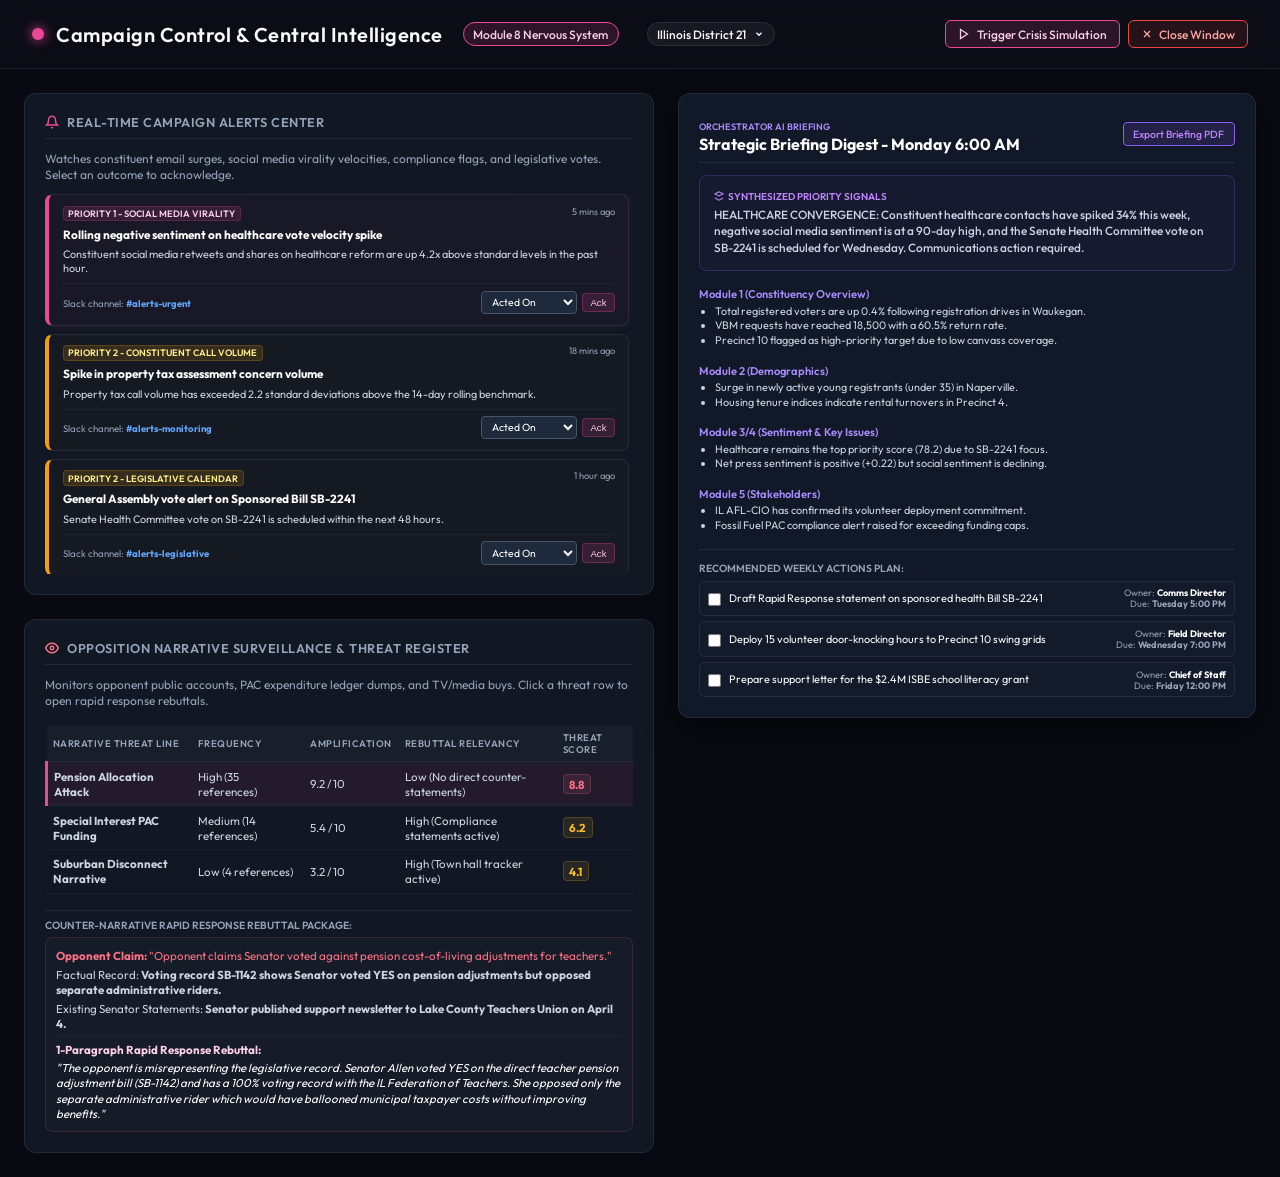
<file: intelligence.html>
<!DOCTYPE html>
<html lang="en">
<head>
  <meta charset="UTF-8">
  <meta name="viewport" content="width=device-width, initial-scale=1.0">
  <title>Campaign Control & Central Intelligence (Module 8)</title>
  <link href="https://fonts.googleapis.com/css2?family=Inter:wght@300;400;500;600;700&family=Outfit:wght@300;400;500;600;700&family=JetBrains+Mono:wght@400;500&display=swap" rel="stylesheet">
  <link rel="stylesheet" href="app.css">
  <style>
    /* Viewport scroll override to allow overall screen scrolling */
    html, body {
      margin: 0;
      padding: 0;
      width: 100vw;
      height: auto !important;
      min-height: 100vh;
      background: #0a0b12;
      overflow-y: auto !important;
      overflow-x: hidden !important;
      color: var(--text-primary);
    }
    .people-overlay {
      position: relative;
      width: 100vw;
      height: auto !important;
      min-height: 100vh;
      display: flex;
      flex-direction: column;
    }
    .people-content {
      overflow-y: visible !important;
      height: auto !important;
    }
    .people-column {
      overflow: visible !important;
      height: auto !important;
    }

    /* Real-Time Alerts Styling */
    .alert-card {
      background: rgba(15, 17, 26, 0.6);
      border: 1px solid var(--border-color);
      border-left: 4px solid #64748b;
      border-radius: 8px;
      padding: 0.65rem 0.85rem;
      margin-bottom: 0.5rem;
      display: flex;
      flex-direction: column;
      gap: 0.35rem;
      transition: all 0.2s;
      position: relative;
    }
    .alert-card.priority-1 {
      border-left-color: #ec4899;
      background: rgba(236, 72, 153, 0.03);
      box-shadow: 0 0 10px rgba(236, 72, 153, 0.1);
    }
    .alert-card.priority-2 {
      border-left-color: #f59e0b;
      background: rgba(245, 158, 11, 0.02);
    }
    .alert-card.priority-3 {
      border-left-color: #3b82f6;
    }

    .badge-priority {
      font-size: 0.58rem;
      padding: 0.08rem 0.3rem;
      border-radius: 4px;
      font-weight: 600;
      text-transform: uppercase;
      font-family: var(--font-sans);
    }
    .badge-p1 { background: rgba(236, 72, 153, 0.15); color: #fbcfe8; border: 1px solid rgba(236, 72, 153, 0.2); }
    .badge-p2 { background: rgba(245, 158, 11, 0.15); color: #fef08a; border: 1px solid rgba(245, 158, 11, 0.2); }
    .badge-p3 { background: rgba(59, 130, 246, 0.15); color: #bfdbfe; border: 1px solid rgba(59, 130, 246, 0.2); }

    /* Ack modal outcome dropdown */
    .ack-outcome-select {
      background: #1e293b;
      border: 1px solid #475569;
      color: white;
      font-size: 0.65rem;
      padding: 0.2rem 0.4rem;
      border-radius: 4px;
      outline: none;
      font-family: var(--font-sans);
    }

    /* Threat Scoring Matrix */
    .threat-table {
      width: 100%;
      border-collapse: collapse;
      font-size: 0.72rem;
      margin-top: 0.25rem;
    }
    .threat-table th {
      background: rgba(255, 255, 255, 0.03);
      color: var(--text-secondary);
      font-weight: 600;
      padding: 0.4rem;
      text-align: left;
      font-size: 0.6rem;
      text-transform: uppercase;
      letter-spacing: 0.5px;
      border-bottom: 1px solid var(--border-color);
    }
    .threat-table td {
      padding: 0.4rem;
      border-bottom: 1px solid rgba(255,255,255,0.04);
      color: #cbd5e1;
    }
    .threat-row:hover {
      background: rgba(255,255,255,0.02);
      cursor: pointer;
    }
    .threat-row.active {
      background: rgba(236, 72, 153, 0.08);
      border-left: 3px solid #ec4899;
    }

    .badge-threat-high {
      color: #fb7185;
      font-weight: 700;
      font-family: var(--font-mono);
      background: rgba(251, 113, 133, 0.1);
      padding: 0.1rem 0.35rem;
      border-radius: 4px;
      border: 1px solid rgba(251, 113, 133, 0.2);
    }
    .badge-threat-med {
      color: #fbbf24;
      font-weight: 700;
      font-family: var(--font-mono);
      background: rgba(251, 191, 36, 0.1);
      padding: 0.1rem 0.35rem;
      border-radius: 4px;
      border: 1px solid rgba(251, 191, 36, 0.2);
    }

    /* PDF Briefing Document Simulator styling */
    .briefing-paper-simulator {
      background: #111827;
      border: 1px solid var(--border-color);
      border-radius: 12px;
      padding: 1.25rem;
      box-shadow: 0 10px 30px rgba(0, 0, 0, 0.5);
    }
    .orchestrator-highlights {
      background: rgba(139, 92, 246, 0.04);
      border: 1px solid rgba(139, 92, 246, 0.25);
      border-radius: 8px;
      padding: 0.85rem;
      margin-bottom: 1rem;
    }

  </style>
</head>
<body>

  <div class="people-overlay">
    <!-- Header Controls -->
    <header class="people-header">
      <div class="logo-container">
        <div class="logo-glow" style="background: #ec4899; box-shadow: 0 0 12px #ec4899;"></div>
        <h1 style="font-size: 1.25rem;">Campaign Control & Central Intelligence</h1>
        <span class="district-badge" style="background: rgba(236, 72, 153, 0.15); border-color: #ec4899; color: #fbcfe8; margin-left: 0.5rem;">Module 8 Nervous System</span>
        
        <!-- Regional Dropdown Selector -->
        <div class="district-dropdown-container" style="margin-left: 1rem;">
          <button class="district-badge dropdown-trigger" id="people-district-btn" style="background: rgba(255, 255, 255, 0.05); border: 1px solid var(--border-color); color: var(--text-primary); cursor: pointer; display: flex; align-items: center; gap: 0.25rem;">
            Illinois District 21 
            <svg width="10" height="10" viewBox="0 0 24 24" fill="none" stroke="currentColor" stroke-width="3" style="margin-left: 4px; vertical-align: middle;"><polyline points="6 9 12 15 18 9"></polyline></svg>
          </button>
          <div class="dropdown-menu" id="people-district-dropdown-menu" style="background: rgba(15, 17, 26, 0.95); backdrop-filter: blur(12px); border: 1px solid var(--border-color); z-index: 2500;">
            <div class="dropdown-header">Select State / Region</div>
            <a href="#" class="people-dropdown-item" data-value="state-il">Illinois (Statewide)</a>
            <div class="dropdown-header">Select Senatorial District</div>
            <a href="#" class="people-dropdown-item active" data-value="sd-21">Illinois District 21</a>
            <a href="#" class="people-dropdown-item" data-value="sd-22">Illinois District 22</a>
          </div>
        </div>
      </div>

      <div style="display: flex; gap: 0.5rem;">
        <button class="action-btn" id="btn-trigger-crisis" style="display: flex; align-items: center; gap: 0.4rem; font-size: 0.75rem; padding: 0.35rem 0.75rem; background: rgba(236, 72, 153, 0.15); border: 1px solid #ec4899; color: #fbcfe8; cursor: pointer; border-radius: 6px; font-weight: 500; font-family: var(--font-sans); transition: var(--transition-smooth);">
          <svg width="12" height="12" viewBox="0 0 24 24" fill="none" stroke="currentColor" stroke-width="2.5"><polygon points="5 3 19 12 5 21 5 3"></polygon></svg>
          Trigger Crisis Simulation
        </button>
        <button class="action-btn" id="btn-close-intelligence" style="display: flex; align-items: center; gap: 0.4rem; font-size: 0.75rem; padding: 0.35rem 0.75rem; background: rgba(239, 68, 68, 0.12); border: 1px solid var(--color-danger); color: #fca5a5; cursor: pointer; border-radius: 6px; font-weight: 500; font-family: var(--font-sans); transition: var(--transition-smooth);">
          <svg width="12" height="12" viewBox="0 0 24 24" fill="none" stroke="currentColor" stroke-width="2.5" style="vertical-align: middle;"><line x1="18" y1="6" x2="6" y2="18"></line><line x1="6" y1="6" x2="18" y2="18"></line></svg>
          Close Window
        </button>
      </div>
    </header>

    <div class="people-content">
      <!-- Left Column: Alerts & Opposition Watch -->
      <div class="people-column">
        
        <!-- Real-Time Alerts Center -->
        <div class="people-panel-card">
          <div class="people-card-header">
            <svg width="14" height="14" viewBox="0 0 24 24" fill="none" stroke="currentColor" stroke-width="2.5" style="color: #ec4899;"><path d="M18 8A6 6 0 0 0 6 8c0 7-3 9-3 9h18s-3-2-3-9"></path><path d="M13.73 21a2 2 0 0 1-3.46 0"></path></svg>
            <span>Real-Time Campaign Alerts center</span>
          </div>
          <p class="people-card-desc">Watches constituent email surges, social media virality velocities, compliance flags, and legislative votes. Select an outcome to acknowledge.</p>
          
          <div style="max-height: 380px; overflow-y: auto; padding-right: 0.25rem;" id="alerts-container-list">
            <!-- Dynamically populated alert cards -->
          </div>
        </div>

        <!-- Opposition & Competitor Watch -->
        <div class="people-panel-card">
          <div class="people-card-header">
            <svg width="14" height="14" viewBox="0 0 24 24" fill="none" stroke="currentColor" stroke-width="2.5" style="color: #fb7185;"><path d="M1 12s4-8 11-8 11 8 11 8-4 8-11 8-11-8-11-8z"></path><circle cx="12" cy="12" r="3"></circle></svg>
            <span>Opposition Narrative Surveillance & Threat Register</span>
          </div>
          <p class="people-card-desc">Monitors opponent public accounts, PAC expenditure ledger dumps, and TV/media buys. Click a threat row to open rapid response rebuttals.</p>
          
          <div class="table-container">
            <table class="threat-table">
              <thead>
                <tr>
                  <th>Narrative Threat line</th>
                  <th>Frequency</th>
                  <th>Amplification</th>
                  <th>Rebuttal Relevancy</th>
                  <th>Threat Score</th>
                </tr>
              </thead>
              <tbody id="threat-table-body">
                <!-- Dynamically populated threat lines -->
              </tbody>
            </table>
          </div>

          <!-- Rapid Response Playbook Box -->
          <div style="border-top: 1px solid var(--border-color); padding-top: 0.5rem; margin-top: 0.25rem;">
            <div style="font-size: 0.65rem; color: var(--text-secondary); font-weight: 600; text-transform: uppercase; margin-bottom: 0.35rem;">Counter-Narrative Rapid Response Rebuttal Package:</div>
            <div id="rebuttal-package-container">
              <!-- Dynamically populated rapid response playbook values -->
            </div>
          </div>
        </div>

      </div>

      <!-- Right Column: Weekly Strategic Briefing Report -->
      <div class="people-column">
        
        <!-- Weekly Briefing Paper Simulator -->
        <div class="briefing-paper-simulator">
          <div style="display: flex; justify-content: space-between; align-items: center; border-bottom: 1px solid rgba(255,255,255,0.08); padding-bottom: 0.5rem; margin-bottom: 0.75rem;">
            <div>
              <span style="font-size: 0.58rem; color: #a78bfa; font-weight: 600; text-transform: uppercase;">Orchestrator AI Briefing</span>
              <h2 style="margin: 0; font-size: 1rem; font-weight: 700; color: white;">Strategic Briefing Digest - Monday 6:00 AM</h2>
            </div>
            <button id="btn-export-pdf" style="background: rgba(139, 92, 246, 0.15); border: 1px solid #8b5cf6; color: #c084fc; font-size: 0.65rem; font-weight: 500; font-family: var(--font-sans); padding: 0.3rem 0.6rem; border-radius: 4px; cursor: pointer; transition: all 0.2s;">Export Briefing PDF</button>
          </div>

          <!-- Orchestrator synthesized Priority Signals -->
          <div class="orchestrator-highlights">
            <div style="font-size: 0.62rem; color: #c084fc; text-transform: uppercase; font-weight: 600; margin-bottom: 0.25rem; display: flex; align-items: center; gap: 0.25rem;">
              <svg width="10" height="10" viewBox="0 0 24 24" fill="none" stroke="currentColor" stroke-width="2.5"><polygon points="12 2 2 7 12 12 22 7 12 2"></polygon><polyline points="2 17 12 22 22 17"></polyline></svg>
              Synthesized Priority Signals
            </div>
            <p id="brief-priority-signals" style="font-size: 0.74rem; line-height: 1.4; color: #cbd5e1; margin: 0; font-weight: 500;">
              <!-- Dynamically populated -->
            </p>
          </div>

          <!-- Module summaries -->
          <div style="display: flex; flex-direction: column; gap: 0.5rem; max-height: 250px; overflow-y: auto; padding-right: 0.25rem;" id="briefing-module-summaries">
            <!-- Dynamically populated stage summaries -->
          </div>

          <!-- Action Plan Checklist -->
          <div style="border-top: 1px solid rgba(255,255,255,0.08); padding-top: 0.75rem; margin-top: 0.75rem;">
            <div style="font-size: 0.65rem; color: var(--text-secondary); font-weight: 600; text-transform: uppercase; margin-bottom: 0.35rem;">Recommended Weekly Actions Plan:</div>
            <div id="briefing-action-plan" style="display: flex; flex-direction: column; gap: 0.35rem;">
              <!-- Dynamically populated task checkpoints -->
            </div>
          </div>
        </div>

      </div>
    </div>
  </div>

  <!-- PDF Briefing Printable Popup Modal (White Background) -->
  <div id="pdf-brief-modal" style="display: none; position: fixed; top: 0; left: 0; width: 100vw; height: 100vh; background: rgba(10, 11, 18, 0.75); z-index: 3000; justify-content: center; align-items: center; backdrop-filter: blur(8px); -webkit-backdrop-filter: blur(8px);">
    <div style="background: #ffffff; width: 70vw; height: 80vh; border-radius: 12px; display: flex; flex-direction: column; overflow: hidden; box-shadow: 0 20px 50px rgba(0, 0, 0, 0.4); border: 1px solid rgba(255, 255, 255, 0.1);">
      
      <!-- Modal Header -->
      <div style="display: flex; justify-content: space-between; align-items: center; padding: 0.85rem 1.25rem; border-bottom: 1px solid #e2e8f0; background: #f8fafc;">
        <div>
          <h3 style="margin: 0; font-size: 1.1rem; color: #0f172a; font-weight: 700; font-family: var(--font-sans);">Weekly Briefing Report PDF</h3>
          <span style="font-size: 0.7rem; color: #64748b;">ReportLab style layout generator with redactor filters active.</span>
        </div>
        <button id="btn-close-pdf-modal" style="background: #ef4444; border: none; color: white; border-radius: 6px; padding: 0.35rem 0.75rem; font-size: 0.75rem; font-weight: 600; cursor: pointer; font-family: var(--font-sans);">Close PDF</button>
      </div>

      <!-- Printable area -->
      <div style="flex: 1; overflow-y: auto; background: #ffffff; padding: 2.5rem; color: #0f172a; font-family: 'Inter', sans-serif; line-height: 1.5;" id="pdf-print-area">
        <div style="display: flex; justify-content: space-between; align-items: center; border-bottom: 2px solid #0f172a; padding-bottom: 0.75rem; margin-bottom: 1.5rem;">
          <div>
            <h2 style="margin: 0; font-size: 1.3rem; font-weight: 800; color: #0f172a;">WEEKLY STRATEGIC BRIEFING DIGEST</h2>
            <span style="font-size: 0.7rem; color: #64748b; font-weight: 600; text-transform: uppercase;">Illinois Senate District 21 • Campaign Command Orchestrator</span>
          </div>
          <div style="text-align: right; font-size: 0.7rem; color: #64748b;">
            Document Ref: SD21-M8-BRIEF<br/>
            Exported: Monday 6:00 AM
          </div>
        </div>

        <div style="background: #f8fafc; border: 1px solid #e2e8f0; border-radius: 8px; padding: 1rem; margin-bottom: 1.5rem;">
          <h4 style="margin: 0 0 0.5rem 0; font-size: 0.9rem; color: #0f172a; font-weight: 700; text-transform: uppercase;">Synthesized Priority Signals</h4>
          <p id="pdf-priority-signals" style="font-size: 0.8rem; color: #334155; margin: 0; text-align: justify;"></p>
        </div>

        <div id="pdf-summaries-list" style="display: flex; flex-direction: column; gap: 1rem;">
          <!-- Dynamically populated summaries -->
        </div>

        <div style="margin-top: 2rem; border-top: 1px solid #e2e8f0; padding-top: 1rem; font-size: 0.7rem; color: #64748b; display: flex; justify-content: space-between;">
          <span>CONFIDENTIAL - INTERNAL CAMPAIGN ONLY</span>
          <span>Redaction filters applied (financial indices stripped)</span>
        </div>
      </div>

      <!-- Action Footer -->
      <div style="background: #f8fafc; border-top: 1px solid #e2e8f0; padding: 0.75rem 1.25rem; display: flex; justify-content: flex-end; gap: 0.5rem;">
        <button onclick="window.print()" style="background: #0f172a; border: none; color: white; border-radius: 6px; padding: 0.4rem 0.85rem; font-size: 0.75rem; font-weight: 600; cursor: pointer; font-family: var(--font-sans);">Print Briefing Document</button>
      </div>

    </div>
  </div>

  <script>
    let activeDistrictCode = 'sd-21';
    let activeThreatCode = 'pension_scandal';

    // Mock dataset for live alerts
    let liveAlerts = [
      { id: "a1", type: "Social Media Virality", title: "Rolling negative sentiment on healthcare vote velocity spike", desc: "Constituent social media retweets and shares on healthcare reform are up 4.2x above standard levels in the past hour.", priority: 1, pClass: "priority-1", bClass: "badge-p1", channel: "#alerts-urgent", timestamp: "5 mins ago" },
      { id: "a2", type: "Constituent Call Volume", title: "Spike in property tax assessment concern volume", desc: "Property tax call volume has exceeded 2.2 standard deviations above the 14-day rolling benchmark.", priority: 2, pClass: "priority-2", bClass: "badge-p2", channel: "#alerts-monitoring", timestamp: "18 mins ago" },
      { id: "a3", type: "Legislative Calendar", title: "General Assembly vote alert on Sponsored Bill SB-2241", desc: "Senate Health Committee vote on SB-2241 is scheduled within the next 48 hours.", priority: 2, pClass: "priority-2", bClass: "badge-p2", channel: "#alerts-legislative", timestamp: "1 hour ago" },
      { id: "a4", type: "Donor Compliance", title: "PAC sector donation limit flag", desc: "Fossil Fuel PAC donation flagged: contribution received exceeding the $15,000 sector limit.", priority: 1, pClass: "priority-1", bClass: "badge-p1", channel: "#alerts-urgent", timestamp: "3 hours ago" }
    ];

    // Mock dataset for acknowledged alerts
    let acknowledgedAlerts = [];

    // Mock dataset for opposition narratives threat scoring
    const THREAT_MATRIX = {
      'pension_scandal': { name: "Pension Allocation Attack", freq: "High (35 references)", amp: "9.2 / 10", rebuttal: "Low (No direct counter-statements)", score: 8.8, claim: "Opponent claims Senator voted against pension cost-of-living adjustments for teachers.", records: "Voting record SB-1142 shows Senator voted YES on pension adjustments but opposed separate administrative riders.", statements: "Senator published support newsletter to Lake County Teachers Union on April 4.", rebuttalText: "The opponent is misrepresenting the legislative record. Senator Allen voted YES on the direct teacher pension adjustment bill (SB-1142) and has a 100% voting record with the IL Federation of Teachers. She opposed only the separate administrative rider which would have ballooned municipal taxpayer costs without improving benefits." },
      'pac_funding': { name: "Special Interest PAC Funding", freq: "Medium (14 references)", amp: "5.4 / 10", rebuttal: "High (Compliance statements active)", score: 6.2, claim: "Opponent alleges Senator is funded by out-of-state special interest Fossil Fuel PACs.", records: "Campaign registers show Fossil Fuel PAC contribution was rejected and returned within 24 hours of receipt.", statements: "Treasurer press brief clarifying immediate compliance returns published today.", rebuttalText: "This campaign maintains strict ethical compliance standards. The contribution in question was flagged immediately by our automated auditing software, rejected, and returned to the donor within 24 hours of receipt. We do not accept funding from fossil fuel lobbyists." },
      'out_of_touch': { name: "Suburban Disconnect Narrative", freq: "Low (4 references)", amp: "3.2 / 10", rebuttal: "High (Town hall tracker active)", score: 4.1, claim: "Opponent alleges Senator spends more time in Springfield than in District 21.", records: "Town Hall records show 14 open-forum events held in District 21 in the past 120 days.", statements: "District schedules are published weekly on the website.", rebuttalText: "Senator Allen is present and accountable in our community. She has hosted 14 open town halls in the past 120 days across Naperville, Lisle, and Warrenville—more constituent forums than any previous senator representing this district." }
    };

    // Mock weekly digests by region
    const WEEKLY_DIGESTS = {
      'sd-21': {
        signals: "HEALTHCARE CONVERGENCE: Constituent healthcare contacts have spiked 34% this week, negative social media sentiment is at a 90-day high, and the Senate Health Committee vote on SB-2241 is scheduled for Wednesday. Communications action required.",
        summaries: [
          { module: "Module 1 (Constituency Overview)", bullets: ["Total registered voters are up 0.4% following registration drives in Waukegan.", "VBM requests have reached 18,500 with a 60.5% return rate.", "Precinct 10 flagged as high-priority target due to low canvass coverage."] },
          { module: "Module 2 (Demographics)", bullets: ["Surge in newly active young registrants (under 35) in Naperville.", "Housing tenure indices indicate rental turnovers in Precinct 4."] },
          { module: "Module 3/4 (Sentiment & Key Issues)", bullets: ["Healthcare remains the top priority score (78.2) due to SB-2241 focus.", "Net press sentiment is positive (+0.22) but social sentiment is declining."] },
          { module: "Module 5 (Stakeholders)", bullets: ["IL AFL-CIO has confirmed its volunteer deployment commitment.", "Fossil Fuel PAC compliance alert raised for exceeding funding caps."] },
          { module: "Module 6 (Electoral Engine)", bullets: ["Secured votes: 30,120. Vote goal: 48,251.", "Chase universe is 7,300. Daily vote pace target is 420 doors/day."] },
          { module: "Module 7 (Evidence Library)", bullets: ["District 21 public health per-capita deficit stands at $129.", "Untapped grant opportunity identified: $2.4M ISBE early literacy grant."] }
        ],
        actions: [
          { task: "Draft Rapid Response statement on sponsored health Bill SB-2241", owner: "Comms Director", deadline: "Tuesday 5:00 PM" },
          { task: "Deploy 15 volunteer door-knocking hours to Precinct 10 swing grids", owner: "Field Director", deadline: "Wednesday 7:00 PM" },
          { task: "Prepare support letter for the $2.4M ISBE school literacy grant", owner: "Chief of Staff", deadline: "Friday 12:00 PM" }
        ]
      },
      'sd-22': {
        signals: "INFRASTRUCTURE FOCUS: Municipal lead line replacement complaints have spiked 24% in Elgin, and the state revolving loan deadline is scheduled in 10 days. Field outreach synchronization recommended.",
        summaries: [
          { module: "Module 1 (Constituency Overview)", bullets: ["Voters registered: 98,150. VBM return rate: 54.9%."] },
          { module: "Module 3/4 (Sentiment & Key Issues)", bullets: ["Infrastructure priority score spiked to 68.4 following municipal line leaks."] },
          { module: "Module 6 (Electoral Engine)", bullets: ["Secured votes: 24,200. Vote goal: 44,120."] }
        ],
        actions: [
          { task: "Draft revolving fund matching grant application for Elgin City Council", owner: "Chief of Staff", deadline: "Thursday 5:00 PM" }
        ]
      },
      'state-il': {
        signals: "STATEWIDE SYNC: General assembly legislative calendars have loaded 12 sponsored bills. Net sentiment is neutral (+0.12).",
        summaries: [
          { module: "Module 1 (Constituency Overview)", bullets: ["Statewide turnout target projection stands at 72%."] }
        ],
        actions: [
          { task: "Synchronize dbt tables and BigQuery indexes", owner: "Data Director", deadline: "Monday 11:00 PM" }
        ]
      }
    };

    // Render alerts center
    function renderAlertsList() {
      const container = document.getElementById("alerts-container-list");
      if (!container) return;
      container.innerHTML = "";

      if (liveAlerts.length === 0) {
        container.innerHTML = `<div style="font-size: 0.72rem; color: var(--text-secondary); text-align: center; padding: 2rem 0;">✓ All alerts acknowledged. No active campaign crises.</div>`;
        return;
      }

      liveAlerts.forEach(a => {
        const card = document.createElement("div");
        card.className = `alert-card ${a.pClass}`;
        card.innerHTML = `
          <div style="display: flex; justify-content: space-between; align-items: flex-start;">
            <span class="badge-priority ${a.bClass}">Priority ${a.priority} - ${a.type}</span>
            <span style="font-size: 0.58rem; color: var(--text-secondary);">${a.timestamp}</span>
          </div>
          <strong style="font-size: 0.74rem; color: white;">${a.title}</strong>
          <div style="font-size: 0.68rem; color: #cbd5e1;">${a.desc}</div>
          <div style="display: flex; justify-content: space-between; align-items: center; border-top: 1px solid rgba(255,255,255,0.04); padding-top: 0.4rem; margin-top: 0.15rem;">
            <span style="font-size: 0.6rem; color: var(--text-secondary);">Slack channel: <strong style="color: #60a5fa;">${a.channel}</strong></span>
            <div style="display: flex; align-items: center; gap: 0.35rem;">
              <select class="ack-outcome-select" id="select-outcome-${a.id}">
                <option value="acted">Acted On</option>
                <option value="monitored">Monitored</option>
                <option value="false_positive">False Positive</option>
                <option value="escalated">Escalated</option>
              </select>
              <button onclick="acknowledgeAlert('${a.id}')" style="background: rgba(236, 72, 153, 0.15); border: 1px solid rgba(236, 72, 153, 0.3); color: #fbcfe8; font-size: 0.6rem; padding: 0.2rem 0.45rem; border-radius: 4px; cursor: pointer; transition: all 0.2s;">Ack</button>
            </div>
          </div>
        `;
        container.appendChild(card);
      });
    }

    // Acknowledge handler
    function acknowledgeAlert(alertId) {
      const select = document.getElementById(`select-outcome-${alertId}`);
      const outcome = select ? select.value : 'acted';
      
      const idx = liveAlerts.findIndex(a => a.id === alertId);
      if (idx > -1) {
        const alert = liveAlerts.splice(idx, 1)[0];
        alert.outcome = outcome;
        alert.ackTime = new Date().toLocaleTimeString();
        acknowledgedAlerts.push(alert);
        renderAlertsList();
      }
    }

    // Render threat matrix table
    function renderThreatTable() {
      const tbody = document.getElementById("threat-table-body");
      if (!tbody) return;
      tbody.innerHTML = "";

      Object.keys(THREAT_MATRIX).forEach(key => {
        const t = THREAT_MATRIX[key];
        const isHigh = t.score >= 7.5;
        const badgeClass = isHigh ? 'badge-threat-high' : 'badge-threat-med';

        const tr = document.createElement("tr");
        tr.className = `threat-row ${activeThreatCode === key ? 'active' : ''}`;
        tr.onclick = () => {
          activeThreatCode = key;
          renderThreatTable();
          renderRebuttalPackage();
        };

        tr.innerHTML = `
          <td><strong>${t.name}</strong></td>
          <td>${t.freq}</td>
          <td>${t.amp}</td>
          <td>${t.rebuttal}</td>
          <td><span class="${badgeClass}">${t.score}</span></td>
        `;
        tbody.appendChild(tr);
      });
    }

    // Render rebuttal package
    function renderRebuttalPackage() {
      const container = document.getElementById("rebuttal-package-container");
      if (!container) return;
      container.innerHTML = "";

      const t = THREAT_MATRIX[activeThreatCode];
      if (!t) return;

      container.innerHTML = `
        <div style="background: rgba(255,255,255,0.02); border: 1px solid rgba(251, 113, 133, 0.15); border-radius: 8px; padding: 0.6rem; font-size: 0.72rem;">
          <div style="color: #fb7185; margin-bottom: 0.25rem;"><strong>Opponent Claim:</strong> "${t.claim}"</div>
          <div style="color: #cbd5e1; margin-bottom: 0.25rem;">Factual Record: <strong>${t.records}</strong></div>
          <div style="color: #cbd5e1; margin-bottom: 0.25rem;">Existing Senator Statements: <strong>${t.statements}</strong></div>
          <div style="border-top: 1px solid rgba(255,255,255,0.04); padding-top: 0.4rem; margin-top: 0.25rem;">
            <strong style="color: #fbcfe8; display: block; margin-bottom: 0.15rem;">1-Paragraph Rapid Response Rebuttal:</strong>
            <p style="margin: 0; color: white; line-height: 1.35; font-style: italic;">"${t.rebuttalText}"</p>
          </div>
        </div>
      `;
    }

    // Render weekly briefing
    function renderWeeklyBriefing() {
      const data = WEEKLY_DIGESTS[activeDistrictCode] || WEEKLY_DIGESTS['sd-21'];
      if (!data) return;

      // 1. Priority signals
      document.getElementById("brief-priority-signals").innerText = data.signals;

      // 2. Module summaries
      const summariesContainer = document.getElementById("briefing-module-summaries");
      summariesContainer.innerHTML = "";
      data.summaries.forEach(s => {
        const div = document.createElement("div");
        div.style.marginBottom = "0.5rem";
        div.innerHTML = `
          <div style="font-size: 0.7rem; font-weight: 600; color: #a78bfa; margin-bottom: 0.15rem;">${s.module}</div>
          <ul style="margin: 0; padding-left: 1rem; font-size: 0.68rem; color: #cbd5e1; line-height: 1.35;">
            ${s.bullets.map(b => `<li>${b}</li>`).join("")}
          </ul>
        `;
        summariesContainer.appendChild(div);
      });

      // 3. Actions list
      const actionsContainer = document.getElementById("briefing-action-plan");
      actionsContainer.innerHTML = "";
      data.actions.forEach(a => {
        const div = document.createElement("div");
        div.style.display = "flex";
        div.style.justifyContent = "space-between";
        div.style.alignItems = "center";
        div.style.background = "rgba(255,255,255,0.01)";
        div.style.border = "1px solid var(--border-color)";
        div.style.borderRadius = "6px";
        div.style.padding = "0.35rem 0.5rem";
        div.style.fontSize = "0.68rem";

        div.innerHTML = `
          <div><input type="checkbox" style="vertical-align: middle; margin-right: 0.35rem;" /> <span>${a.task}</span></div>
          <div style="font-size: 0.58rem; color: var(--text-secondary); text-align: right;">Owner: <strong style="color: white;">${a.owner}</strong><br/>Due: <strong>${a.deadline}</strong></div>
        `;
        actionsContainer.appendChild(div);
      });

      // 4. Modal PDF sync
      document.getElementById("pdf-priority-signals").innerText = data.signals;
      const pdfList = document.getElementById("pdf-summaries-list");
      pdfList.innerHTML = "";
      data.summaries.forEach(s => {
        const div = document.createElement("div");
        div.innerHTML = `
          <h4 style="margin: 0 0 0.25rem 0; font-size: 0.85rem; color: #0f172a; border-bottom: 1px solid #e2e8f0; padding-bottom: 0.15rem; font-weight: 700;">${s.module}</h4>
          <ul style="margin: 0; padding-left: 1.25rem; font-size: 0.78rem; color: #334155;">
            ${s.bullets.map(b => `<li>${b}</li>`).join("")}
          </ul>
        `;
        pdfList.appendChild(div);
      });
    }

    // DOMContentLoaded setup
    document.addEventListener("DOMContentLoaded", () => {
      // Close Window
      const closeBtn = document.getElementById("btn-close-intelligence");
      if (closeBtn) {
        closeBtn.onclick = () => {
          window.close();
        };
      }

      // Dropdown toggle
      const trigger = document.getElementById("people-district-btn");
      const menu = document.getElementById("people-district-dropdown-menu");
      if (trigger && menu) {
        trigger.onclick = (e) => {
          e.stopPropagation();
          const visible = menu.style.display === "block";
          menu.style.display = visible ? "none" : "block";
        };
        document.addEventListener("click", () => {
          menu.style.display = "none";
        });
      }

      // Region item selection
      const items = document.querySelectorAll(".people-dropdown-item");
      items.forEach(mi => {
        mi.onclick = (e) => {
          e.preventDefault();
          e.stopPropagation();
          
          items.forEach(x => x.classList.remove("active"));
          mi.classList.add("active");
          
          const val = mi.getAttribute("data-value");
          const text = mi.innerText;
          
          if (trigger) {
            trigger.innerHTML = `${text} <svg width="10" height="10" viewBox="0 0 24 24" fill="none" stroke="currentColor" stroke-width="3" style="margin-left: 4px; vertical-align: middle;"><polyline points="6 9 12 15 18 9"></polyline></svg>`;
          }
          menu.style.display = "none";
          
          activeDistrictCode = val;
          renderWeeklyBriefing();
        };
      });

      // Crisis simulation button click
      const crisisBtn = document.getElementById("btn-trigger-crisis");
      if (crisisBtn) {
        crisisBtn.onclick = () => {
          // Inject Priority 1 Social Media Crisis Alert
          const newAlert = {
            id: "crisis-alert-" + Date.now(),
            type: "Social Media Crisis",
            title: "CRISIS SIMULATION ACTIVE: Opponent PAC negative digital media ad buy launched",
            desc: "Opponent-aligned PAC has launched a $45,000 localized digital ad saturation campaign alleging voting record cost discrepancies in Naperville (Precinct 4). Social media velocity is running at 6.4x baseline standard speeds.",
            priority: 1,
            pClass: "priority-1",
            bClass: "badge-p1",
            channel: "#alerts-urgent",
            timestamp: "Just now"
          };

          // Shift pension scandal threat score
          THREAT_MATRIX['pension_scandal'].score = 9.8;
          THREAT_MATRIX['pension_scandal'].freq = "Critical (148 references)";
          THREAT_MATRIX['pension_scandal'].amp = "9.9 / 10";

          // Add to beginning of alerts list
          liveAlerts.unshift(newAlert);

          crisisBtn.style.background = "rgba(236, 72, 153, 0.18)";
          crisisBtn.style.borderColor = "#ec4899";
          crisisBtn.style.color = "#fbcfe8";
          crisisBtn.innerHTML = `<svg width="12" height="12" viewBox="0 0 24 24" fill="none" stroke="currentColor" stroke-width="2.5" style="vertical-align: middle;"><polyline points="20 6 9 17 4 12"></polyline></svg> Crisis Active`;

          renderAlertsList();
          renderThreatTable();
          renderRebuttalPackage();
          
          // Switch to showing pension scandal details
          activeThreatCode = 'pension_scandal';
          renderRebuttalPackage();

          alert("[CRISIS SIMULATION TRIGGERED]\n\nPriority 1 Social Media alert injected. Opponent Pension allocation threat score shifted to 9.8 (Critical). Counter-narrative rapid rebuttal playbook packages activated.");
        };
      }

      // Export Briefing PDF modal open and close
      const openPdfBtn = document.getElementById("btn-export-pdf");
      const closePdfBtn = document.getElementById("btn-close-pdf-modal");
      const pdfModal = document.getElementById("pdf-brief-modal");

      if (openPdfBtn && pdfModal) {
        openPdfBtn.onclick = () => {
          pdfModal.style.display = "flex";
        };
      }

      if (closePdfBtn && pdfModal) {
        pdfModal.onclick = (e) => {
          if (e.target === pdfModal || e.target === closePdfBtn) {
            pdfModal.style.display = "none";
          }
        };
        closePdfBtn.onclick = () => {
          pdfModal.style.display = "none";
        };
      }

      // Initial dashboard render
      renderAlertsList();
      renderThreatTable();
      renderRebuttalPackage();
      renderWeeklyBriefing();
    });
  </script>

</body>
</html>
</file>
<file: app.css>
/* Custom Styling for Electoral Intelligence Dashboard - Module 1 (Constituency Overview) */
@import url('https://fonts.googleapis.com/css2?family=Outfit:wght@300;400;500;600;700&display=swap');

:root {
  --bg-dark: #0f111a;
  --bg-panel: rgba(22, 28, 45, 0.65);
  --bg-card: rgba(30, 41, 59, 0.45);
  --bg-card-hover: rgba(30, 41, 59, 0.7);
  --border-color: rgba(255, 255, 255, 0.08);
  --border-hover: rgba(99, 102, 241, 0.4);
  --text-primary: #f8fafc;
  --text-secondary: #94a3b8;
  --color-primary: #6366f1; /* Glowing indigo */
  --color-primary-glow: rgba(99, 102, 241, 0.15);
  
  --color-democrat: #2563eb;
  --color-republican: #dc2626;
  --color-independent: #f59e0b;
  
  --color-success: #10b981; /* High Turnout */
  --color-warning: #f59e0b; /* Swing precincts / Med Turnout */
  --color-danger: #ef4444;  /* Low Turnout */
  
  --shadow-lg: 0 10px 30px -10px rgba(0, 0, 0, 0.5);
  --transition-smooth: all 0.3s cubic-bezier(0.4, 0, 0.2, 1);
  --font-sans: 'Outfit', -apple-system, BlinkMacSystemFont, "Segoe UI", Roboto, sans-serif;
}

* {
  box-sizing: border-box;
  margin: 0;
  padding: 0;
}

body {
  font-family: var(--font-sans);
  background-color: var(--bg-dark);
  color: var(--text-primary);
  height: 100vh;
  overflow: hidden;
  display: flex;
  flex-direction: column;
}

/* Scrollbar customization */
::-webkit-scrollbar {
  width: 6px;
  height: 6px;
}
::-webkit-scrollbar-track {
  background: rgba(255, 255, 255, 0.02);
}
::-webkit-scrollbar-thumb {
  background: rgba(255, 255, 255, 0.15);
  border-radius: 4px;
}
::-webkit-scrollbar-thumb:hover {
  background: var(--color-primary);
}

/* Header/Navigation */
header {
  background: rgba(15, 17, 26, 0.85);
  backdrop-filter: blur(12px);
  -webkit-backdrop-filter: blur(12px);
  border-bottom: 1px solid var(--border-color);
  padding: 0.75rem 1.5rem;
  display: flex;
  justify-content: space-between;
  align-items: center;
  z-index: 1000;
}

.logo-container {
  display: flex;
  align-items: center;
  gap: 0.75rem;
}

.logo-glow {
  width: 12px;
  height: 12px;
  border-radius: 50%;
  background: var(--color-primary);
  box-shadow: 0 0 12px var(--color-primary);
  animation: pulse-glow 2s infinite alternate;
}

@keyframes pulse-glow {
  0% { transform: scale(0.9); box-shadow: 0 0 8px var(--color-primary); }
  100% { transform: scale(1.1); box-shadow: 0 0 16px var(--color-primary); }
}

h1 {
  font-size: 1.25rem;
  font-weight: 600;
  letter-spacing: 0.5px;
}

.district-badge {
  background: rgba(99, 102, 241, 0.2);
  border: 1px solid var(--color-primary);
  color: #c7d2fe;
  padding: 0.2rem 0.6rem;
  border-radius: 9999px;
  font-size: 0.75rem;
  font-weight: 500;
}

.meta-stats {
  display: flex;
  gap: 1.5rem;
  font-size: 0.85rem;
}

.meta-item {
  display: flex;
  flex-direction: column;
  align-items: flex-end;
}

.meta-label {
  color: var(--text-secondary);
  font-size: 0.7rem;
  text-transform: uppercase;
  letter-spacing: 0.5px;
}

.meta-value {
  font-weight: 600;
}

/* Dashboard Content Grid */
main {
  flex: 1;
  display: flex;
  position: relative;
  height: calc(100vh - 60px);
}

/* Sidebar Container (Glassmorphic) */
.sidebar {
  width: 420px;
  background: var(--bg-panel);
  backdrop-filter: blur(16px);
  -webkit-backdrop-filter: blur(16px);
  border-right: 1px solid var(--border-color);
  padding: 1.25rem;
  display: flex;
  flex-direction: column;
  gap: 1.25rem;
  overflow-y: auto;
  z-index: 999;
  box-shadow: var(--shadow-lg);
  flex-shrink: 0;
}

/* Info Cards */
.card {
  background: var(--bg-card);
  border: 1px solid var(--border-color);
  border-radius: 12px;
  padding: 1.25rem;
  transition: var(--transition-smooth);
}

.card:hover {
  border-color: var(--border-hover);
  background: var(--bg-card-hover);
  box-shadow: 0 8px 24px -8px rgba(99, 102, 241, 0.15);
}

.card-title {
  font-size: 0.85rem;
  text-transform: uppercase;
  letter-spacing: 1px;
  color: var(--text-secondary);
  margin-bottom: 0.75rem;
  display: flex;
  justify-content: space-between;
  align-items: center;
}

/* Stat Grid */
.stat-grid {
  display: grid;
  grid-template-columns: repeat(2, 1fr);
  gap: 1rem;
}

.stat-box {
  display: flex;
  flex-direction: column;
}

.stat-label {
  font-size: 0.75rem;
  color: var(--text-secondary);
  margin-bottom: 0.25rem;
}

.stat-value {
  font-size: 1.3rem;
  font-weight: 700;
  color: var(--text-primary);
}

.stat-value.success { color: var(--color-success); }
.stat-value.warning { color: var(--color-warning); }
.stat-value.danger { color: var(--color-danger); }

/* Drilldown Selector & Info */
.drilldown-container {
  display: flex;
  align-items: center;
  justify-content: space-between;
  background: rgba(255, 255, 255, 0.03);
  padding: 0.6rem 0.8rem;
  border-radius: 8px;
  border: 1px solid var(--border-color);
}

.drilldown-label {
  font-size: 0.8rem;
  color: var(--text-secondary);
}

.drilldown-step {
  font-size: 0.85rem;
  font-weight: 600;
  color: var(--color-primary);
  display: flex;
  align-items: center;
  gap: 0.4rem;
}

/* Overlay Map Controls Overlayed on Map */
.map-container-wrapper {
  flex: 1;
  position: relative;
  height: 100%;
}

#map {
  width: 100%;
  height: 100%;
  background: #ffffff;
}

/* Map Floating Overlays Toolbar */
.map-toolbar {
  position: absolute;
  top: 15px;
  left: 55px; /* clear standard zoom control */
  z-index: 1000;
  background: rgba(15, 17, 26, 0.85);
  backdrop-filter: blur(12px);
  -webkit-backdrop-filter: blur(12px);
  border: 1px solid var(--border-color);
  border-radius: 10px;
  padding: 0.4rem;
  display: flex;
  gap: 0.3rem;
  box-shadow: var(--shadow-lg);
}

.toolbar-btn {
  background: transparent;
  border: none;
  color: var(--text-secondary);
  padding: 0.5rem 0.9rem;
  border-radius: 6px;
  cursor: pointer;
  font-size: 0.8rem;
  font-family: var(--font-sans);
  font-weight: 500;
  transition: var(--transition-smooth);
  display: flex;
  align-items: center;
  gap: 0.4rem;
}

.toolbar-btn:hover {
  color: var(--text-primary);
  background: rgba(255, 255, 255, 0.05);
}

.toolbar-btn.active {
  background: var(--color-primary);
  color: var(--text-primary);
  box-shadow: 0 0 10px rgba(99, 102, 241, 0.4);
}

/* Floating Legend */
.map-legend {
  position: absolute;
  bottom: 25px;
  right: 25px;
  z-index: 1000;
  background: rgba(15, 17, 26, 0.9);
  backdrop-filter: blur(12px);
  -webkit-backdrop-filter: blur(12px);
  border: 1px solid var(--border-color);
  border-radius: 10px;
  padding: 0.75rem;
  box-shadow: var(--shadow-lg);
  max-width: 220px;
}

.legend-title {
  font-size: 0.75rem;
  font-weight: 600;
  text-transform: uppercase;
  color: var(--text-secondary);
  margin-bottom: 0.5rem;
  letter-spacing: 0.5px;
}

.legend-scale {
  display: flex;
  flex-direction: column;
  gap: 0.35rem;
}

.legend-item {
  display: flex;
  align-items: center;
  gap: 0.5rem;
  font-size: 0.75rem;
  color: var(--text-primary);
}

.legend-color {
  width: 14px;
  height: 14px;
  border-radius: 3px;
  flex-shrink: 0;
}

/* Charts & Lists Styling */
.chart-container {
  position: relative;
  height: 140px;
  width: 100%;
}

.swing-badge {
  background: rgba(245, 158, 11, 0.15);
  border: 1px dashed var(--color-warning);
  color: #fde047;
  font-size: 0.65rem;
  padding: 0.1rem 0.4rem;
  border-radius: 4px;
  font-weight: 600;
  letter-spacing: 0.5px;
}

/* Walk List Drawer */
.walklist-drawer {
  background: rgba(15, 17, 26, 0.8);
  border-top: 1px solid var(--border-color);
  padding: 0.8rem;
  border-radius: 8px;
  margin-top: auto;
}

.walk-title {
  font-weight: 600;
  font-size: 0.85rem;
  margin-bottom: 0.5rem;
  display: flex;
  justify-content: space-between;
  align-items: center;
}

.walk-stats {
  display: flex;
  justify-content: space-between;
  font-size: 0.75rem;
  color: var(--text-secondary);
  margin-bottom: 0.6rem;
}

.btn-primary {
  width: 100%;
  background: var(--color-primary);
  border: none;
  color: white;
  padding: 0.6rem;
  border-radius: 6px;
  font-family: var(--font-sans);
  font-size: 0.8rem;
  font-weight: 600;
  cursor: pointer;
  transition: var(--transition-smooth);
  display: flex;
  align-items: center;
  justify-content: center;
  gap: 0.5rem;
}

.btn-primary:hover {
  background: #4f46e5;
  box-shadow: 0 4px 12px rgba(99, 102, 241, 0.3);
}

.btn-primary:disabled {
  background: rgba(255, 255, 255, 0.05);
  color: var(--text-secondary);
  cursor: not-allowed;
  box-shadow: none;
}

/* Hover Details Panel styling */
.tooltip-custom {
  background: var(--bg-dark) !important;
  border: 1px solid var(--border-color) !important;
  color: var(--text-primary) !important;
  border-radius: 8px !important;
  font-family: var(--font-sans) !important;
  box-shadow: var(--shadow-lg) !important;
  padding: 0.5rem !important;
  opacity: 0.95 !important;
}

/* Custom leaflet control overrides */
.leaflet-bar {
  border: 1px solid var(--border-color) !important;
  box-shadow: var(--shadow-lg) !important;
}

.leaflet-bar a {
  background: rgba(15, 17, 26, 0.9) !important;
  color: var(--text-primary) !important;
  border-bottom: 1px solid var(--border-color) !important;
  transition: var(--transition-smooth) !important;
}

.leaflet-bar a:hover {
  background: var(--color-primary) !important;
  color: white !important;
}

/* Table styling inside Sidebar for walkthrough list preview */
.walklist-table-container {
  max-height: 120px;
  overflow-y: auto;
  border: 1px solid var(--border-color);
  border-radius: 6px;
  margin-top: 0.5rem;
}

.walklist-table {
  width: 100%;
  border-collapse: collapse;
  font-size: 0.7rem;
  text-align: left;
}

.walklist-table th {
  background: rgba(255, 255, 255, 0.05);
  color: var(--text-secondary);
  padding: 0.3rem 0.5rem;
  font-weight: 500;
  border-bottom: 1px solid var(--border-color);
  position: sticky;
  top: 0;
}

.walklist-table td {
  padding: 0.25rem 0.5rem;
  border-bottom: 1px solid rgba(255, 255, 255, 0.02);
}

.walklist-table tr:hover {
  background: rgba(255, 255, 255, 0.02);
}

/* Helper spacing classes */
.mt-2 { margin-top: 0.5rem; }
.mb-2 { margin-bottom: 0.5rem; }
.flex-row-between {
  display: flex;
  justify-content: space-between;
  align-items: center;
}
.flex-column {
  display: flex;
  flex-direction: column;
}
.gap-1 { gap: 0.5rem; }

/* Custom Dot marker styling classes */
.voter-dot-d { background-color: var(--color-democrat); border: 1px solid white; border-radius: 50%; }
.voter-dot-r { background-color: var(--color-republican); border: 1px solid white; border-radius: 50%; }
.voter-dot-i { background-color: var(--color-independent); border: 1px solid white; border-radius: 50%; }

/* Dropdown Menu styling */
.district-dropdown-container {
  position: relative;
  display: inline-block;
}

.dropdown-trigger {
  cursor: pointer;
  display: flex;
  align-items: center;
  gap: 0.35rem;
  background: rgba(99, 102, 241, 0.15);
  border: 1px solid var(--color-primary);
  outline: none;
  font-family: var(--font-sans);
}

.dropdown-trigger:hover {
  background: rgba(99, 102, 241, 0.3);
  box-shadow: 0 0 8px rgba(99, 102, 241, 0.3);
}

.dropdown-menu {
  position: absolute;
  top: calc(100% + 8px);
  left: 0;
  background: rgba(15, 17, 26, 0.95);
  backdrop-filter: blur(16px);
  -webkit-backdrop-filter: blur(16px);
  border: 1px solid var(--border-color);
  border-radius: 8px;
  min-width: 200px;
  box-shadow: var(--shadow-lg);
  display: none;
  flex-direction: column;
  z-index: 2000;
  padding: 0.4rem 0;
}

.dropdown-menu.show {
  display: flex;
}

.dropdown-header {
  font-size: 0.65rem;
  text-transform: uppercase;
  letter-spacing: 0.5px;
  color: var(--text-secondary);
  padding: 0.4rem 0.8rem 0.2rem 0.8rem;
  font-weight: 600;
}

.dropdown-item {
  color: var(--text-primary);
  padding: 0.5rem 0.8rem;
  text-decoration: none;
  font-size: 0.8rem;
  transition: var(--transition-smooth);
  display: flex;
  align-items: center;
}

.dropdown-item:hover {
  background: rgba(255, 255, 255, 0.05);
  color: var(--color-primary);
}

.dropdown-item.active {
  background: var(--color-primary-glow);
  color: #c7d2fe;
  border-left: 2px solid var(--color-primary);
}

/* ==========================================================================
   Voter Demographics Dashboard Overlay (Module 2)
   ========================================================================== */

.demographics-overlay {
  position: fixed;
  top: 0;
  left: 0;
  width: 100vw;
  height: 100vh;
  z-index: 2000;
  background: rgba(10, 11, 18, 0.98);
  backdrop-filter: blur(20px);
  -webkit-backdrop-filter: blur(20px);
  display: flex;
  flex-direction: column;
  overflow: hidden;
  font-family: var(--font-sans);
  color: var(--text-primary);
  box-sizing: border-box;
}

.demographics-header {
  display: flex;
  justify-content: space-between;
  align-items: center;
  padding: 1.25rem 2rem;
  border-bottom: 1px solid var(--border-color);
  background: rgba(15, 17, 26, 0.5);
}

.demographics-content {
  flex: 1;
  display: grid;
  grid-template-columns: 1.8fr 1fr;
  gap: 2rem;
  padding: 2rem;
  overflow-y: auto;
  box-sizing: border-box;
}

.demographics-main {
  display: flex;
  flex-direction: column;
  gap: 1.5rem;
}

.demographics-tabs {
  display: flex;
  gap: 0.5rem;
  flex-wrap: wrap;
  border-bottom: 1px solid var(--border-color);
  padding-bottom: 0.75rem;
}

.demographics-tab {
  background: rgba(255, 255, 255, 0.03);
  border: 1px solid var(--border-color);
  color: var(--text-secondary);
  padding: 0.5rem 1rem;
  border-radius: 6px;
  font-size: 0.8rem;
  font-weight: 500;
  cursor: pointer;
  transition: var(--transition-smooth);
}

.demographics-tab:hover {
  border-color: var(--border-hover);
  color: var(--text-primary);
}

.demographics-tab.active {
  background: rgba(99, 102, 241, 0.15);
  border-color: var(--color-primary);
  color: white;
}

.demographics-chart-wrapper {
  background: var(--bg-card);
  border: 1px solid var(--border-color);
  border-radius: 12px;
  padding: 1.5rem;
  display: flex;
  flex-direction: column;
  gap: 1rem;
}

.chart-header-info {
  display: flex;
  flex-direction: column;
}

.comparison-title {
  font-size: 1rem;
  font-weight: 600;
  color: var(--text-primary);
}

.comparison-subtitle {
  font-size: 0.75rem;
  color: var(--text-secondary);
}

.demographics-chart-container {
  position: relative;
  height: 380px;
  width: 100%;
}

.demographics-sidebar {
  display: flex;
  flex-direction: column;
  gap: 1.5rem;
}

.insight-card {
  background: rgba(16, 185, 129, 0.03);
  border: 1px solid rgba(16, 185, 129, 0.2);
  border-radius: 12px;
  padding: 1.5rem;
  display: flex;
  flex-direction: column;
  gap: 1rem;
}

.insight-card-header {
  display: flex;
  align-items: center;
  gap: 0.5rem;
  font-size: 0.8rem;
  text-transform: uppercase;
  font-weight: 600;
  letter-spacing: 0.5px;
  color: var(--color-success);
}

.insight-title {
  font-size: 1.1rem;
  font-weight: 700;
  color: white;
  margin: 0;
}

.insight-description {
  font-size: 0.85rem;
  color: #94a3b8;
  line-height: 1.5;
  margin: 0;
}

.insight-cohort-box {
  background: rgba(255, 255, 255, 0.02);
  border: 1px solid var(--border-color);
  border-radius: 6px;
  padding: 0.75rem 1rem;
  display: flex;
  flex-direction: column;
  gap: 0.25rem;
}

.cohort-label {
  font-size: 0.7rem;
  color: var(--text-secondary);
  text-transform: uppercase;
  letter-spacing: 0.5px;
}

.cohort-value {
  font-size: 0.85rem;
  font-weight: 600;
  color: #a7f3d0;
}

.demo-dropdown-item {
  display: block;
  padding: 0.5rem 1rem;
  color: var(--text-secondary);
  font-size: 0.75rem;
  text-decoration: none;
  transition: var(--transition-smooth);
  display: flex;
  align-items: center;
}

.demo-dropdown-item:hover {
  background: rgba(255, 255, 255, 0.05);
  color: var(--color-primary);
}

.demo-dropdown-item.active {
  background: var(--color-primary-glow);
  color: #c7d2fe;
  border-left: 2px solid var(--color-primary);
}

/* ==========================================================================
   Key Issues Tracker Dashboard Overlay (Module 3/4)
   ========================================================================== */

.issues-overlay {
  position: fixed;
  top: 0;
  left: 0;
  width: 100vw;
  height: 100vh;
  z-index: 2000;
  background: rgba(10, 11, 18, 0.98);
  backdrop-filter: blur(20px);
  -webkit-backdrop-filter: blur(20px);
  display: flex;
  flex-direction: column;
  overflow: hidden;
  font-family: var(--font-sans);
  color: var(--text-primary);
  box-sizing: border-box;
}

.issues-header {
  display: flex;
  justify-content: space-between;
  align-items: center;
  padding: 1.25rem 2rem;
  border-bottom: 1px solid var(--border-color);
  background: rgba(15, 17, 26, 0.5);
}

.issues-content {
  flex: 1;
  display: grid;
  grid-template-columns: 1.2fr 1.2fr 1.1fr;
  gap: 1.5rem;
  padding: 1.5rem;
  overflow-y: auto;
  box-sizing: border-box;
}

.issues-column {
  display: flex;
  flex-direction: column;
  gap: 1.5rem;
  overflow: hidden;
}

.issues-panel-card {
  background: var(--bg-card);
  border: 1px solid var(--border-color);
  border-radius: 12px;
  padding: 1.25rem;
  display: flex;
  flex-direction: column;
  gap: 0.75rem;
  transition: var(--transition-smooth);
}

.issues-panel-card:hover {
  border-color: var(--border-hover);
}

.issues-card-header {
  display: flex;
  align-items: center;
  gap: 0.5rem;
  font-size: 0.8rem;
  text-transform: uppercase;
  font-weight: 600;
  letter-spacing: 0.5px;
  color: var(--text-secondary);
  border-bottom: 1px solid var(--border-color);
  padding-bottom: 0.5rem;
}

.issues-card-desc {
  font-size: 0.75rem;
  color: var(--text-secondary);
  margin: 0;
  line-height: 1.3;
}

.matrix-table-container {
  overflow-x: auto;
}

.matrix-table {
  width: 100%;
  border-collapse: collapse;
  text-align: left;
  font-size: 0.78rem;
}

.matrix-table th {
  color: var(--text-secondary);
  font-weight: 600;
  padding: 0.5rem 0.6rem;
  border-bottom: 1.5px solid var(--border-color);
}

.matrix-table td {
  padding: 0.6rem 0.6rem;
  border-bottom: 1px solid var(--border-color);
  color: var(--text-primary);
}

.matrix-table tbody tr {
  cursor: pointer;
  transition: var(--transition-smooth);
}

.matrix-table tbody tr:hover {
  background: rgba(255, 255, 255, 0.03);
}

.matrix-table tbody tr.selected-row {
  background: rgba(234, 179, 8, 0.06) !important;
  border-left: 2px solid var(--color-warning);
}

.briefing-box {
  display: flex;
  flex-direction: column;
  gap: 0.5rem;
}

#issues-briefing-title {
  font-size: 0.95rem;
  font-weight: 700;
  color: white;
  margin: 0;
}

#issues-briefing-text {
  font-size: 0.8rem;
  color: #94a3b8;
  line-height: 1.4;
  margin: 0;
}

.briefing-action-box {
  background: rgba(255, 255, 255, 0.02);
  border: 1px solid var(--border-color);
  border-radius: 6px;
  padding: 0.75rem;
  margin-top: 0.5rem;
  display: flex;
  flex-direction: column;
  gap: 0.25rem;
}

.briefing-action-label {
  font-size: 0.7rem;
  color: var(--color-warning);
  text-transform: uppercase;
  font-weight: 600;
  letter-spacing: 0.5px;
}

#issues-briefing-action {
  font-size: 0.8rem;
  font-weight: 500;
  color: #fef08a;
  margin: 0;
  line-height: 1.3;
}

.bill-list {
  display: flex;
  flex-direction: column;
  gap: 0.75rem;
  max-height: 250px;
  overflow-y: auto;
  padding-right: 0.25rem;
}

.bill-card {
  background: rgba(255, 255, 255, 0.02);
  border: 1px solid var(--border-color);
  border-radius: 8px;
  padding: 0.75rem;
  display: flex;
  flex-direction: column;
  gap: 0.4rem;
}

.bill-header-row {
  display: flex;
  justify-content: space-between;
  align-items: center;
}

.bill-id {
  font-size: 0.8rem;
  font-weight: 700;
  color: #60a5fa;
}

.bill-impact {
  font-size: 0.65rem;
  color: #a7f3d0;
  background: rgba(16, 185, 129, 0.08);
  padding: 0.1rem 0.35rem;
  border-radius: 4px;
  font-weight: 600;
}

.bill-name {
  font-size: 0.75rem;
  color: var(--text-primary);
  font-weight: 500;
  line-height: 1.3;
  margin: 0;
}

.bill-status-badge {
  font-size: 0.65rem;
  padding: 0.1rem 0.4rem;
  border-radius: 4px;
  font-weight: 600;
  width: max-content;
}

.bill-status-badge.in-committee {
  background: rgba(245, 158, 11, 0.15);
  color: #fde047;
  border: 1px solid rgba(245, 158, 11, 0.3);
}

.bill-status-badge.passed {
  background: rgba(16, 185, 129, 0.15);
  color: #6ee7b7;
  border: 1px solid rgba(16, 185, 129, 0.3);
}

.bill-status-badge.introduced {
  background: rgba(59, 130, 246, 0.15);
  color: #93c5fd;
  border: 1px solid rgba(59, 130, 246, 0.3);
}

.issues-chart-container {
  position: relative;
  height: 180px;
  width: 100%;
}

.issues-pie-container {
  position: relative;
  height: 180px;
  width: 100%;
}

.escalation-list {
  display: flex;
  flex-direction: column;
  gap: 0.75rem;
  max-height: 250px;
  overflow-y: auto;
  padding-right: 0.25rem;
}

.escalation-card {
  background: rgba(239, 68, 68, 0.02);
  border: 1px solid rgba(239, 68, 68, 0.15);
  border-radius: 8px;
  padding: 0.75rem;
  display: flex;
  flex-direction: column;
  gap: 0.3rem;
}

.escalation-title-row {
  display: flex;
  justify-content: space-between;
  align-items: center;
}

.escalation-title {
  font-size: 0.75rem;
  font-weight: 700;
  color: #fca5a5;
  margin: 0;
}

.escalation-tag {
  font-size: 0.65rem;
  color: #fda4af;
  border: 1px dashed rgba(244, 63, 94, 0.4);
  padding: 0.1rem 0.3rem;
  border-radius: 4px;
  font-weight: 600;
}

.escalation-desc {
  font-size: 0.72rem;
  color: #cbd5e1;
  line-height: 1.35;
  margin: 0;
}

.escalation-path {
  font-size: 0.7rem;
  color: #a7f3d0;
  font-weight: 600;
  margin-top: 0.2rem;
  display: flex;
  align-items: center;
  gap: 0.2rem;
}

.issues-dropdown-item {
  display: block;
  padding: 0.5rem 1rem;
  color: var(--text-secondary);
  font-size: 0.75rem;
  text-decoration: none;
  transition: var(--transition-smooth);
  display: flex;
  align-items: center;
}

.issues-dropdown-item:hover {
  background: rgba(255, 255, 255, 0.05);
  color: var(--color-warning);
}

.issues-dropdown-item.active {
  background: rgba(234, 179, 8, 0.15);
  color: #fef08a;
  border-left: 2px solid var(--color-warning);
}

/* ==========================================================================
   Sentiment Analysis Overlay Styles (Module 4)
   ========================================================================== */

.sentiment-overlay {
  position: fixed;
  top: 0;
  left: 0;
  width: 100vw;
  height: 100vh;
  z-index: 2000;
  background: rgba(10, 11, 18, 0.98);
  backdrop-filter: blur(20px);
  -webkit-backdrop-filter: blur(20px);
  display: flex;
  flex-direction: column;
  overflow: hidden;
  font-family: var(--font-sans);
  color: var(--text-primary);
  box-sizing: border-box;
}

.sentiment-header {
  display: flex;
  justify-content: space-between;
  align-items: center;
  padding: 1.25rem 2rem;
  border-bottom: 1px solid var(--border-color);
  background: rgba(15, 17, 26, 0.5);
}

.sentiment-content {
  flex: 1;
  display: grid;
  grid-template-columns: 1.2fr 1.2fr;
  gap: 1.5rem;
  padding: 1.5rem;
  overflow-y: auto;
  box-sizing: border-box;
}

.sentiment-column {
  display: flex;
  flex-direction: column;
  gap: 1.5rem;
  overflow: hidden;
}

.sentiment-panel-card {
  background: var(--bg-card);
  border: 1px solid var(--border-color);
  border-radius: 12px;
  padding: 1.25rem;
  display: flex;
  flex-direction: column;
  gap: 0.75rem;
  transition: var(--transition-smooth);
}

.sentiment-panel-card:hover {
  border-color: var(--border-hover);
}

.sentiment-card-header {
  display: flex;
  align-items: center;
  gap: 0.5rem;
  font-size: 0.8rem;
  text-transform: uppercase;
  font-weight: 600;
  letter-spacing: 0.5px;
  color: var(--text-secondary);
  border-bottom: 1px solid var(--border-color);
  padding-bottom: 0.5rem;
}

.sentiment-card-desc {
  font-size: 0.75rem;
  color: var(--text-secondary);
  margin: 0;
  line-height: 1.3;
}

.sentiment-chart-container {
  position: relative;
  height: 180px;
  width: 100%;
}

.sentiment-alert-banner {
  display: flex;
  align-items: center;
  gap: 0.5rem;
  padding: 0.5rem 0.75rem;
  border-radius: 6px;
  font-size: 0.75rem;
  background: rgba(234, 179, 8, 0.15);
  border: 1px solid rgba(234, 179, 8, 0.3);
  color: #fde047;
}

.sentiment-alert-banner.red {
  background: rgba(239, 68, 68, 0.15);
  border: 1px solid rgba(239, 68, 68, 0.3);
  color: #fca5a5;
}

.alert-indicator {
  width: 8px;
  height: 8px;
  border-radius: 50%;
  display: inline-block;
}

.alert-indicator.yellow {
  background: #eab308;
  box-shadow: 0 0 6px #eab308;
}

.alert-indicator.red {
  background: #ef4444;
  box-shadow: 0 0 6px #ef4444;
}

.demographic-sub-tab {
  background: rgba(255, 255, 255, 0.04);
  border: 1px solid var(--border-color);
  color: var(--text-secondary);
  padding: 0.25rem 0.5rem;
  border-radius: 4px;
  font-size: 0.7rem;
  cursor: pointer;
  font-family: var(--font-sans);
  transition: var(--transition-smooth);
}

.demographic-sub-tab:hover {
  background: rgba(255, 255, 255, 0.08);
  color: white;
}

.demographic-sub-tab.active {
  background: rgba(244, 63, 94, 0.15);
  border-color: var(--color-danger);
  color: #fda4af;
}

.sentiment-dropdown-item {
  display: block;
  padding: 0.5rem 1rem;
  color: var(--text-secondary);
  font-size: 0.75rem;
  text-decoration: none;
  transition: var(--transition-smooth);
  display: flex;
  align-items: center;
}

.sentiment-dropdown-item:hover {
  background: rgba(255, 255, 255, 0.05);
  color: var(--color-danger);
}

.sentiment-dropdown-item.active {
  background: rgba(244, 63, 94, 0.15);
  color: #fda4af;
  border-left: 2px solid var(--color-danger);
}

/* ==========================================================================
   People Intelligence Overlay Styles (Module 5)
   ========================================================================== */

.people-overlay {
  position: fixed;
  top: 0;
  left: 0;
  width: 100vw;
  height: 100vh;
  z-index: 2000;
  background: rgba(10, 11, 18, 0.98);
  backdrop-filter: blur(20px);
  -webkit-backdrop-filter: blur(20px);
  display: flex;
  flex-direction: column;
  overflow: hidden;
  font-family: var(--font-sans);
  color: var(--text-primary);
  box-sizing: border-box;
}

.people-header {
  display: flex;
  justify-content: space-between;
  align-items: center;
  padding: 1.25rem 2rem;
  border-bottom: 1px solid var(--border-color);
  background: rgba(15, 17, 26, 0.5);
}

.people-content {
  flex: 1;
  display: grid;
  grid-template-columns: 1.2fr 1.1fr;
  gap: 1.5rem;
  padding: 1.5rem;
  overflow-y: auto;
  box-sizing: border-box;
}

.people-column {
  display: flex;
  flex-direction: column;
  gap: 1.5rem;
  overflow: hidden;
}

.people-panel-card {
  background: var(--bg-card);
  border: 1px solid var(--border-color);
  border-radius: 12px;
  padding: 1.25rem;
  display: flex;
  flex-direction: column;
  gap: 0.75rem;
  transition: var(--transition-smooth);
}

.people-panel-card:hover {
  border-color: var(--border-hover);
}

.people-card-header {
  display: flex;
  align-items: center;
  gap: 0.5rem;
  font-size: 0.8rem;
  text-transform: uppercase;
  font-weight: 600;
  letter-spacing: 0.5px;
  color: var(--text-secondary);
  border-bottom: 1px solid var(--border-color);
  padding-bottom: 0.5rem;
}

.people-card-desc {
  font-size: 0.75rem;
  color: var(--text-secondary);
  margin: 0;
  line-height: 1.3;
}

.people-chart-container {
  position: relative;
  height: 120px;
  width: 100%;
}

/* Stakeholder Network SVG Graph Styles */
.node-circle {
  cursor: pointer;
  stroke: rgba(0, 0, 0, 0.5);
  stroke-width: 1.5px;
  transition: r 0.2s, stroke-width 0.2s;
}

.node-circle:hover {
  stroke-width: 3px;
  stroke: white;
}

.node-label {
  fill: #e2e8f0;
  font-size: 8.5px;
  font-family: var(--font-sans);
  pointer-events: none;
  text-shadow: 0 1px 2px rgba(0, 0, 0, 0.9);
}

.graph-edge {
  stroke: rgba(255, 255, 255, 0.1);
  stroke-width: 1.2px;
}

.graph-edge.aligned {
  stroke: rgba(16, 185, 129, 0.15);
}

.graph-edge.conflict {
  stroke: rgba(239, 68, 68, 0.15);
}

/* Stakeholder detail profile drawer inside SVG container */
.stakeholder-drawer {
  position: absolute;
  top: 10px;
  right: 10px;
  width: 210px;
  background: rgba(15, 17, 26, 0.95);
  backdrop-filter: blur(10px);
  border: 1px solid rgba(255, 255, 255, 0.1);
  border-radius: 8px;
  padding: 0.65rem;
  box-shadow: 0 4px 20px rgba(0, 0, 0, 0.5);
  z-index: 10;
  box-sizing: border-box;
  animation: slideInRight 0.2s ease-out;
}

@keyframes slideInRight {
  from { transform: translateX(30px); opacity: 0; }
  to { transform: translateX(0); opacity: 1; }
}

/* Pipeline tab configurations */
.people-pipeline-tab {
  border-bottom: 2px solid transparent;
  transition: var(--transition-smooth);
  font-weight: 500;
}

.people-pipeline-tab:hover {
  color: white;
}

.people-pipeline-tab.active {
  color: #c084fc !important;
  border-bottom-color: #8b5cf6;
}

/* Compliance alerting items */
.compliance-alert-item {
  display: flex;
  justify-content: space-between;
  align-items: center;
  font-size: 0.7rem;
  background: rgba(255, 255, 255, 0.02);
  border: 1px solid var(--border-color);
  padding: 0.35rem 0.5rem;
  border-radius: 6px;
  color: #cbd5e1;
}

.compliance-badge {
  font-size: 0.6rem;
  font-weight: 700;
  padding: 0.1rem 0.35rem;
  border-radius: 4px;
}

.compliance-badge.limit-met {
  background: rgba(239, 68, 68, 0.12);
  border: 1px solid rgba(239, 68, 68, 0.3);
  color: #fca5a5;
}

.compliance-badge.dual-donor {
  background: rgba(245, 158, 11, 0.12);
  border: 1px solid rgba(245, 158, 11, 0.3);
  color: #fde047;
}

.compliance-badge.prohibited {
  background: rgba(225, 29, 72, 0.15);
  border: 1px solid rgba(225, 29, 72, 0.4);
  color: #fecdd3;
  animation: pulse-glow 1.5s infinite alternate;
}

@keyframes pulse-glow {
  0% { box-shadow: 0 0 2px rgba(225, 29, 72, 0.2); }
  100% { box-shadow: 0 0 8px rgba(225, 29, 72, 0.6); }
}

/* RBAC Masking Styles */
.maskable-card {
  position: relative;
}

.rbac-masked-overlay {
  position: absolute;
  top: 0;
  left: 0;
  width: 100%;
  height: 100%;
  background: rgba(10, 11, 18, 0.85);
  backdrop-filter: blur(8px);
  border-radius: 12px;
  display: flex;
  flex-direction: column;
  justify-content: center;
  align-items: center;
  text-align: center;
  padding: 1.5rem;
  box-sizing: border-box;
  z-index: 20;
}

/* Reporter contact tiles */
.reporter-tile {
  background: rgba(255, 255, 255, 0.02);
  border: 1px solid var(--border-color);
  border-radius: 6px;
  padding: 0.4rem;
  display: flex;
  flex-direction: column;
  gap: 0.25rem;
  transition: var(--transition-smooth);
}

.reporter-tile:hover {
  border-color: var(--border-hover);
}

.reporter-header {
  display: flex;
  justify-content: space-between;
  align-items: center;
}

.reporter-name {
  font-size: 0.72rem;
  font-weight: 600;
  color: white;
}

.reporter-dot {
  width: 6px;
  height: 6px;
  border-radius: 50%;
  display: inline-block;
}

.reporter-dot.green {
  background: #10b981;
  box-shadow: 0 0 5px #10b981;
}

.reporter-dot.yellow {
  background: #f59e0b;
  box-shadow: 0 0 5px #f59e0b;
}

.reporter-dot.red {
  background: #ef4444;
  box-shadow: 0 0 5px #ef4444;
}

.reporter-beat {
  font-size: 0.65rem;
  color: var(--text-secondary);
}

.reporter-timer {
  font-size: 0.6rem;
  color: var(--text-secondary);
  font-style: italic;
}

.people-dropdown-item {
  display: block;
  padding: 0.5rem 1rem;
  color: var(--text-secondary);
  font-size: 0.75rem;
  text-decoration: none;
  transition: var(--transition-smooth);
  display: flex;
  align-items: center;
}

.people-dropdown-item:hover {
  background: rgba(255, 255, 255, 0.05);
  color: #c084fc;
}

.people-dropdown-item.active {
  background: rgba(139, 92, 246, 0.15);
  color: #c084fc;
  border-left: 2px solid #8b5cf6;
}

.people-role-dropdown-item {
  display: block;
  padding: 0.5rem 1rem;
  color: var(--text-secondary);
  font-size: 0.75rem;
  text-decoration: none;
  transition: var(--transition-smooth);
  display: flex;
  align-items: center;
}

.people-role-dropdown-item:hover {
  background: rgba(255, 255, 255, 0.05);
  color: #c084fc;
}

.people-role-dropdown-item.active {
  background: rgba(139, 92, 246, 0.15);
  color: #c084fc;
  border-left: 2px solid #8b5cf6;
}
</file>
